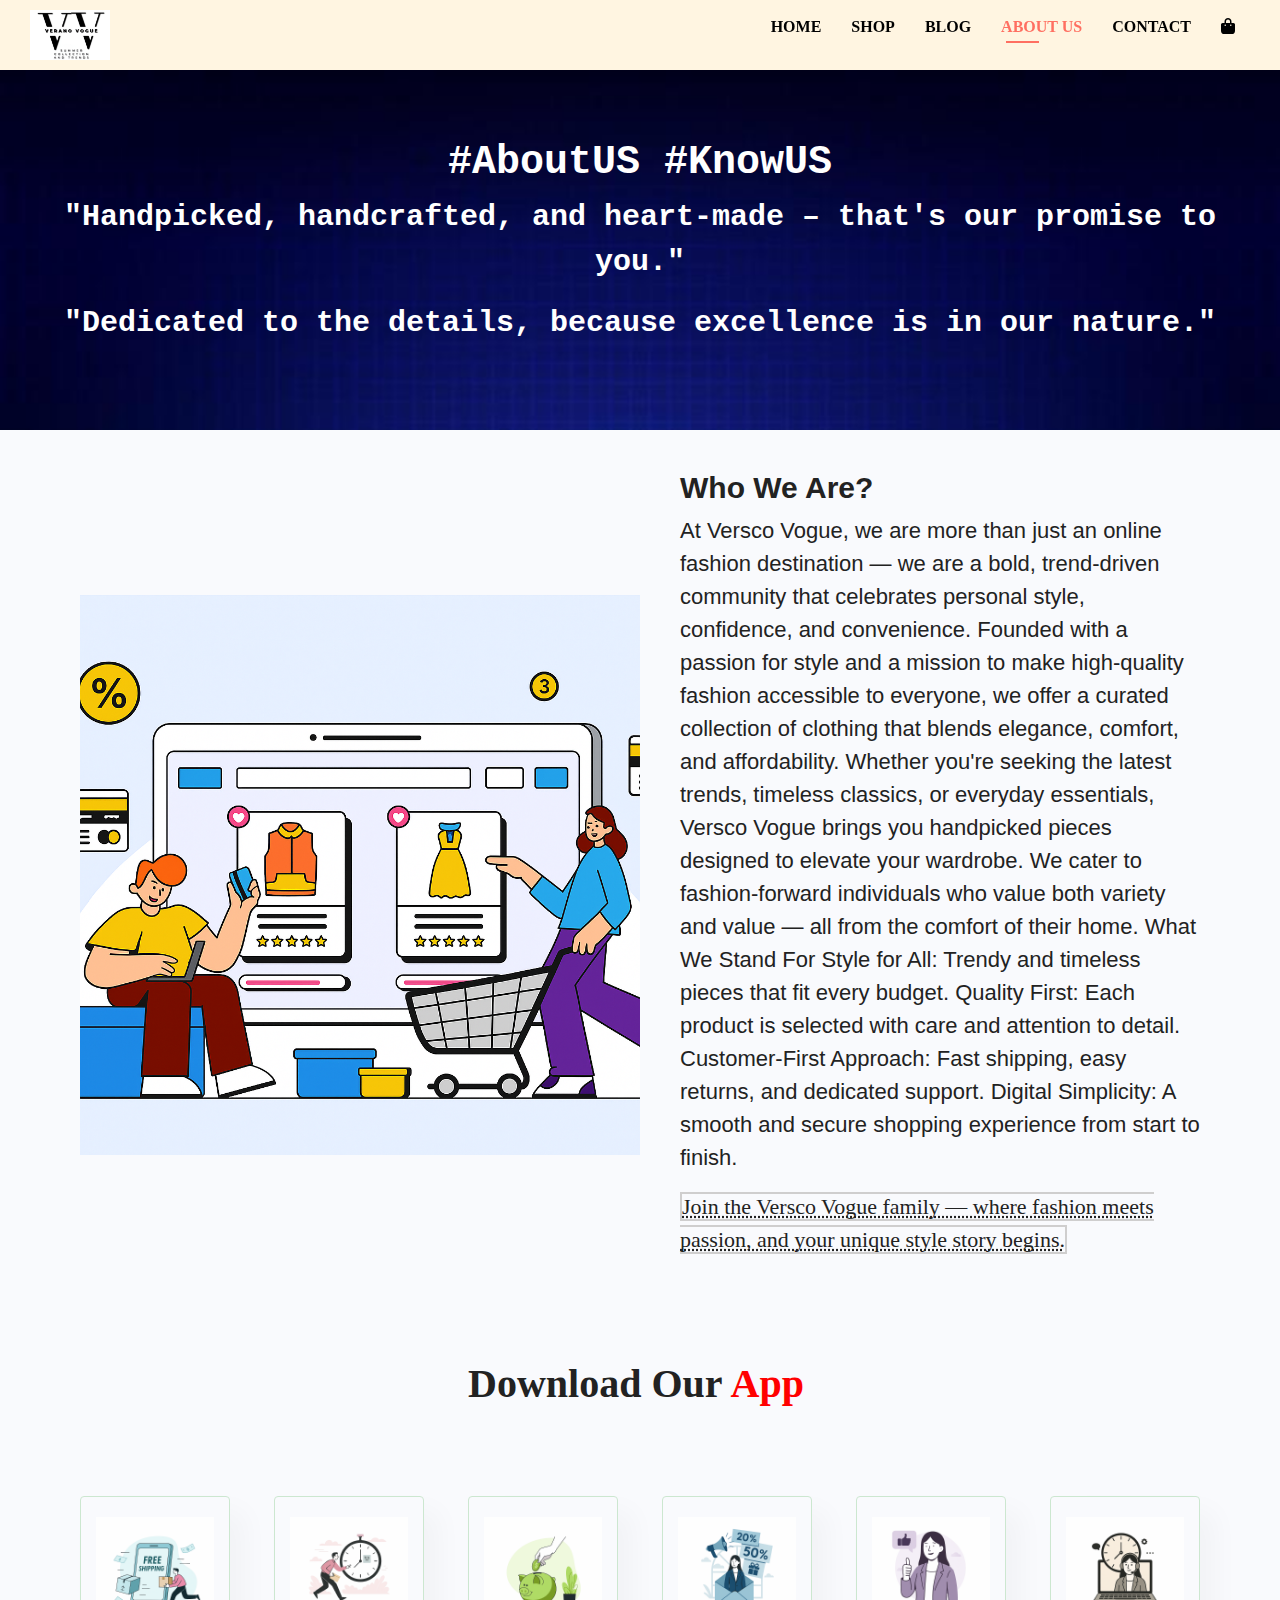
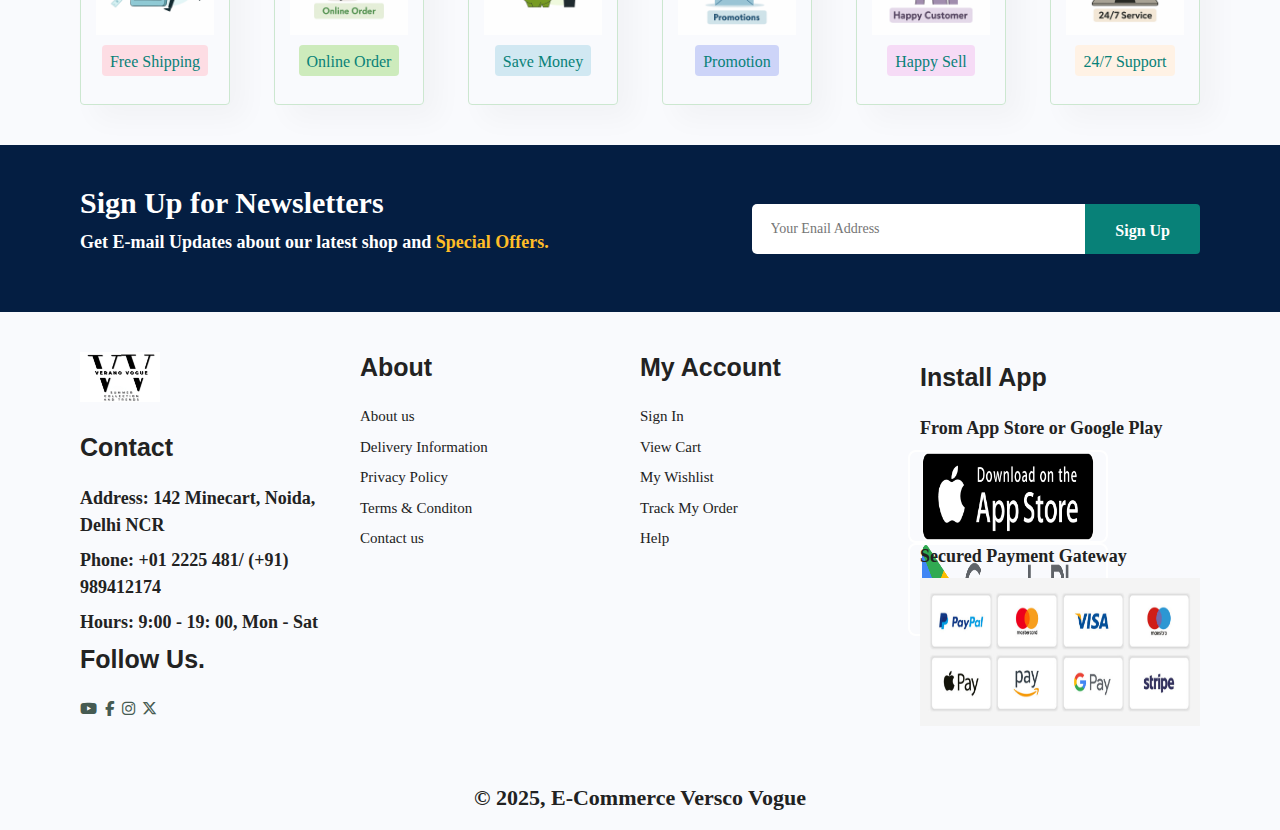
<file: about.html>
<!DOCTYPE html>
<html lang="en">
<head>
  <meta charset="UTF-8" />
  <meta name="viewport" content="width=device-width, initial-scale=1.0" />
  <title>Summer Trends</title>

  <!-- Bootstrap CSS -->
  <link href="https://cdn.jsdelivr.net/npm/bootstrap@5.3.6/dist/css/bootstrap.min.css" rel="stylesheet" />

  <!-- Font Awesome -->
  <link rel="stylesheet" href="https://cdnjs.cloudflare.com/ajax/libs/font-awesome/6.5.0/css/all.min.css">
  <link rel="stylesheet" href="style.css">
  <script src="script.js"></script>
</head>
<body>

<section id="header">
  <a href="#"><img src="logo1.png" class="logo" alt=""></a>
    <ul id="navbar">
      <li><a href="index.html">HOME</a></li>
      <li><a href="shop.html">SHOP</a></li>
      <li><a href="blog.html">BLOG</a></li>
      <li><a class="active" href="about.html">ABOUT US</a></li>
      <li><a href="contact.html">CONTACT</a></li>
      <li id="lg-bag"><a href="cart.html"> <i class="fas fa-shopping-bag"></i></a></li>
      <a href="#" id="close"><i class="fa fa-times"></i></a>
    </ul>
    <div id="mobile">
      <a href="cart.html"> <i class="fas fa-shopping-bag"></i></a>
      <i id="bar" class="fas fa-outdent" aria-hidden="true"></i>"></i>
    </div>
</section>
<section class="about-header">
  <h2>#AboutUS #KnowUS</h2>
  <p>"Handpicked, handcrafted, and heart-made – that's our promise to you."</p>
  <p>"Dedicated to the details, because excellence is in our nature." </p>
</section>
<section id="about-head" class="section-p1">
    <img src="images/image1.png"  alt="">
    <div>
        <h2>Who We Are?</h2>
        <p>At Versco Vogue, we are more than just an online fashion destination — we are a bold, trend-driven community that celebrates personal style, confidence, and convenience. Founded with a passion for style and a mission to make high-quality fashion accessible to everyone, we offer a curated collection of clothing that blends elegance, comfort, and affordability.
Whether you're seeking the latest trends, timeless classics, or everyday essentials, Versco Vogue brings you handpicked pieces designed to elevate your wardrobe. We cater to fashion-forward individuals who value both variety and value — all from the comfort of their home.
What We Stand For
Style for All: Trendy and timeless pieces that fit every budget.
Quality First: Each product is selected with care and attention to detail.
Customer-First Approach: Fast shipping, easy returns, and dedicated support.
Digital Simplicity: A smooth and secure shopping experience from start to finish.</p>
        
<abbr title="">Join the Versco Vogue family — where fashion meets passion, and your unique style story begins.</abbr>
    <br>
    <br>
</div>
</section>

<section id="about-app" class="section-p1">
    <h3>Download Our <span><a href="#">App</a></span></h3>
</section>
<section id="features" class="section-p1">
  <div class="fe-box">
    <img src="images/f1.png" alt=""><h6>Free Shipping</h6>
  </div>
  <div class="fe-box">
    <img src="images/f2.png" alt=""><h6>Online Order</h6>
  </div>
  <div class="fe-box">
    <img src="images/f3.png" alt=""><h6>Save Money</h6>
  </div>
  <div class="fe-box">
    <img src="images/f4.png" alt=""><h6>Promotion</h6>
  </div>
  <div class="fe-box">
    <img src="images/f5.png" alt=""><h6>Happy Sell</h6>
  </div>
  <div class="fe-box">
    <img src="images/f6.png" alt=""><h6>24/7 Support</h6>
  </div>
</section>

<section id="newsletter" class="section-p1 section-m1">
  <div class="newstext">
    <h4>Sign Up for Newsletters</h4>
    <p>Get E-mail Updates about our latest shop and <span>Special Offers.</span></p>
  </div>
  <div class="form">
    <input type="text" placeholder="Your Enail Address">
    <button class="normal">Sign Up</button>
  </div>
</section>
<footer class="section-p1">
  <div class="col">
    <img src="logo1.png" alt="" class="logo">
    <h4>Contact</h4>
    <p><strong>Address:</strong> 142 Minecart, Noida, Delhi NCR</p>
    <p><strong>Phone:</strong> +01 2225 481/ (+91) 989412174</p>
    <p><strong>Hours:</strong> 9:00 - 19: 00, Mon - Sat</p>
    <div class="follow">
      <h4>Follow Us.</h4>
      <div class="icon">
         <a href="https://www.youtube.com" target="_blank" aria-label="YouTube">
        <i class="fab fa-youtube"></i>
    </a>
    <a href="https://www.facebook.com" target="_blank" aria-label="Facebook">
        <i class="fab fa-facebook-f"></i>
    </a>
    <a href="https://www.instagram.com" target="_blank" aria-label="Instagram">
        <i class="fab fa-instagram"></i>
    </a>
    <a href="https://x.com" target="_blank" aria-label="X (formerly Twitter)">
            <i class="fab fa-x-twitter"></i> 
    </a>
      </div>
    </div>
  </div>
  <div class="col">
    <h4>About</h4>
    <a href="#">About us</a>
    <a href="#">Delivery Information</a>
    <a href="#">Privacy Policy</a>
    <a href="#">Terms & Conditon</a>
    <a href="#">Contact us</a>
  </div>
    <div class="col">
    <h4>My Account</h4>
    <a href="#">Sign In</a>
    <a href="#">View Cart</a>
    <a href="#">My Wishlist</a>
    <a href="#">Track My Order</a>
    <a href="#">Help</a>
  </div>
  <div class="col install">
    <h4>Install App</h4>
    <p> From App Store or Google Play</p>
    <div class="row">
      <img src="images/appstore.png" alt="" class="l1">
      <img src="images/gpay.png" alt="" class="l2">
    </div>
    <p>Secured Payment Gateway</p>
    <img src="images/pay.jpg" alt="" class="l3">
  </div>
</footer>

  <div class="copyright">
    <p>© 2025, E-Commerce Versco Vogue</p>
  </div>

  <!-- Bootstrap JS Bundle (with Popper) -->
  <script src="https://cdn.jsdelivr.net/npm/bootstrap@5.3.6/dist/js/bootstrap.bundle.min.js"></script>
<script src="script.js"></script>
</body>
</html>
</file>
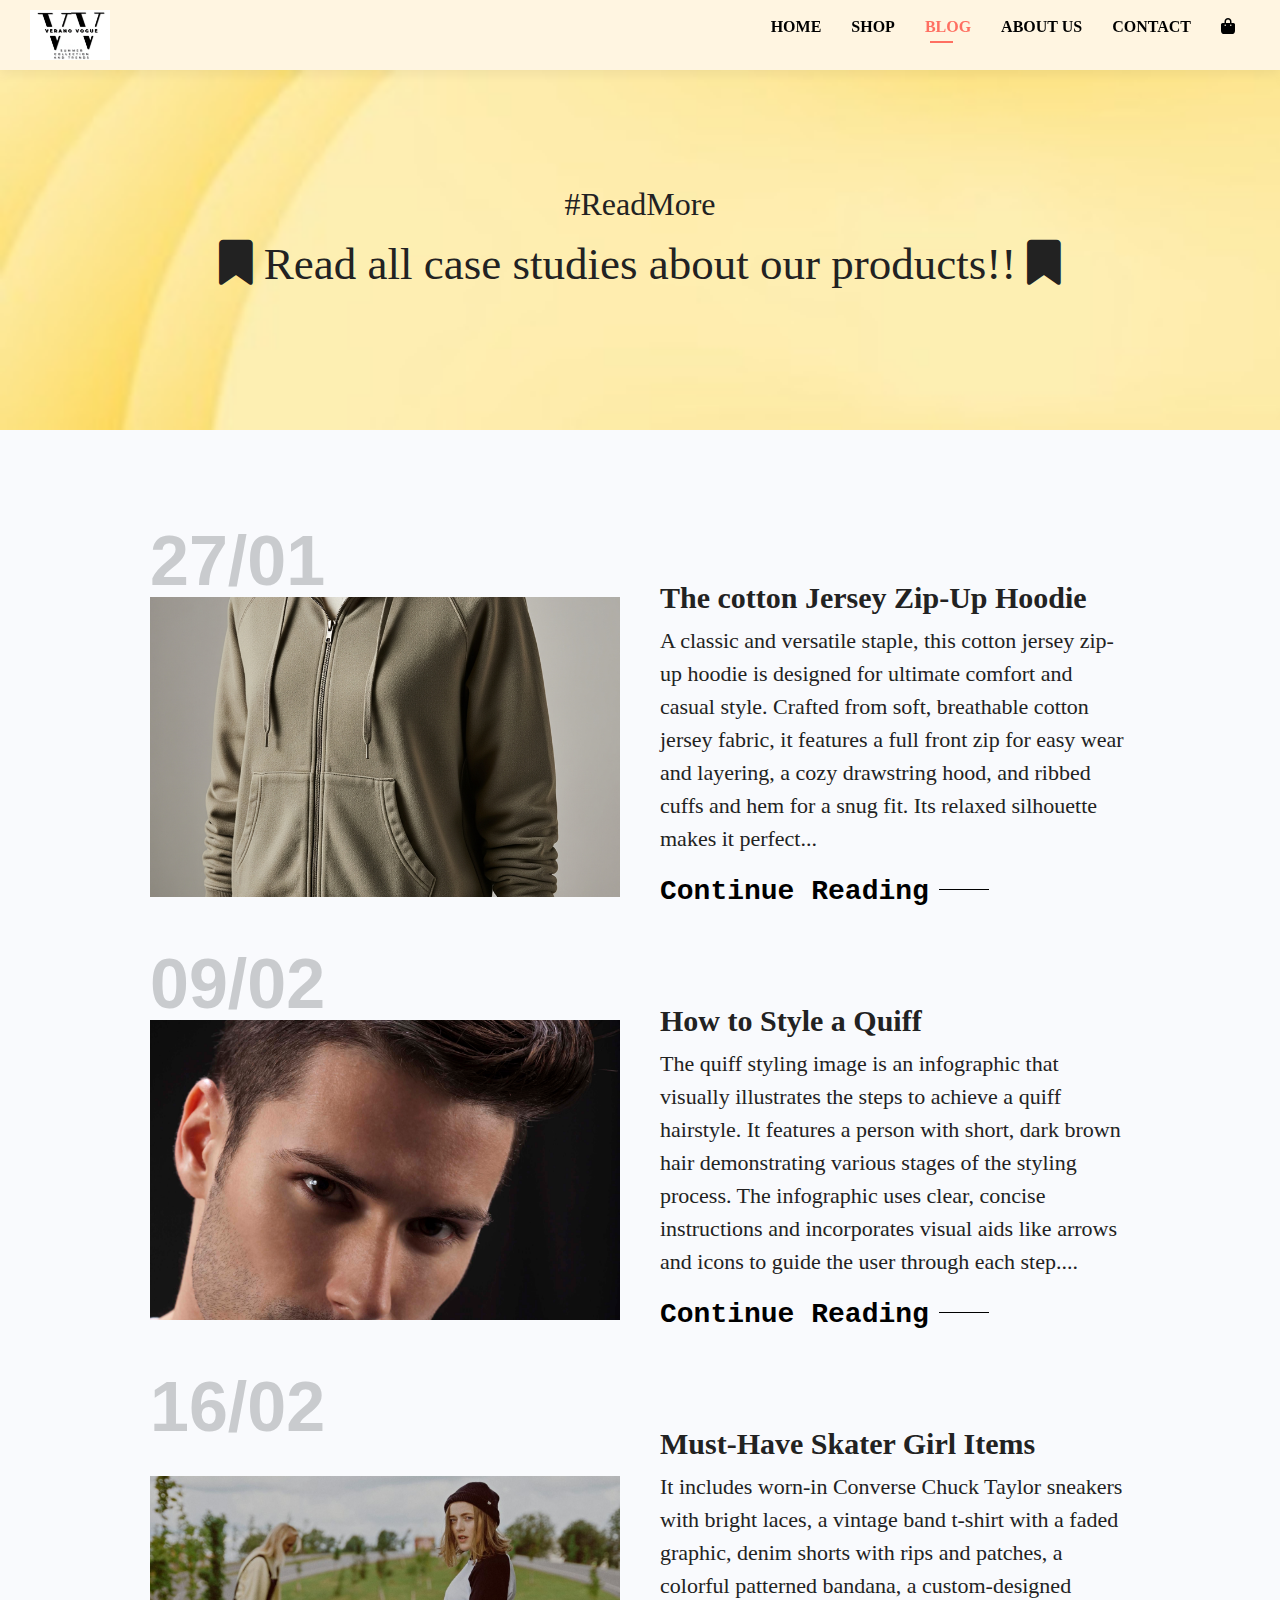
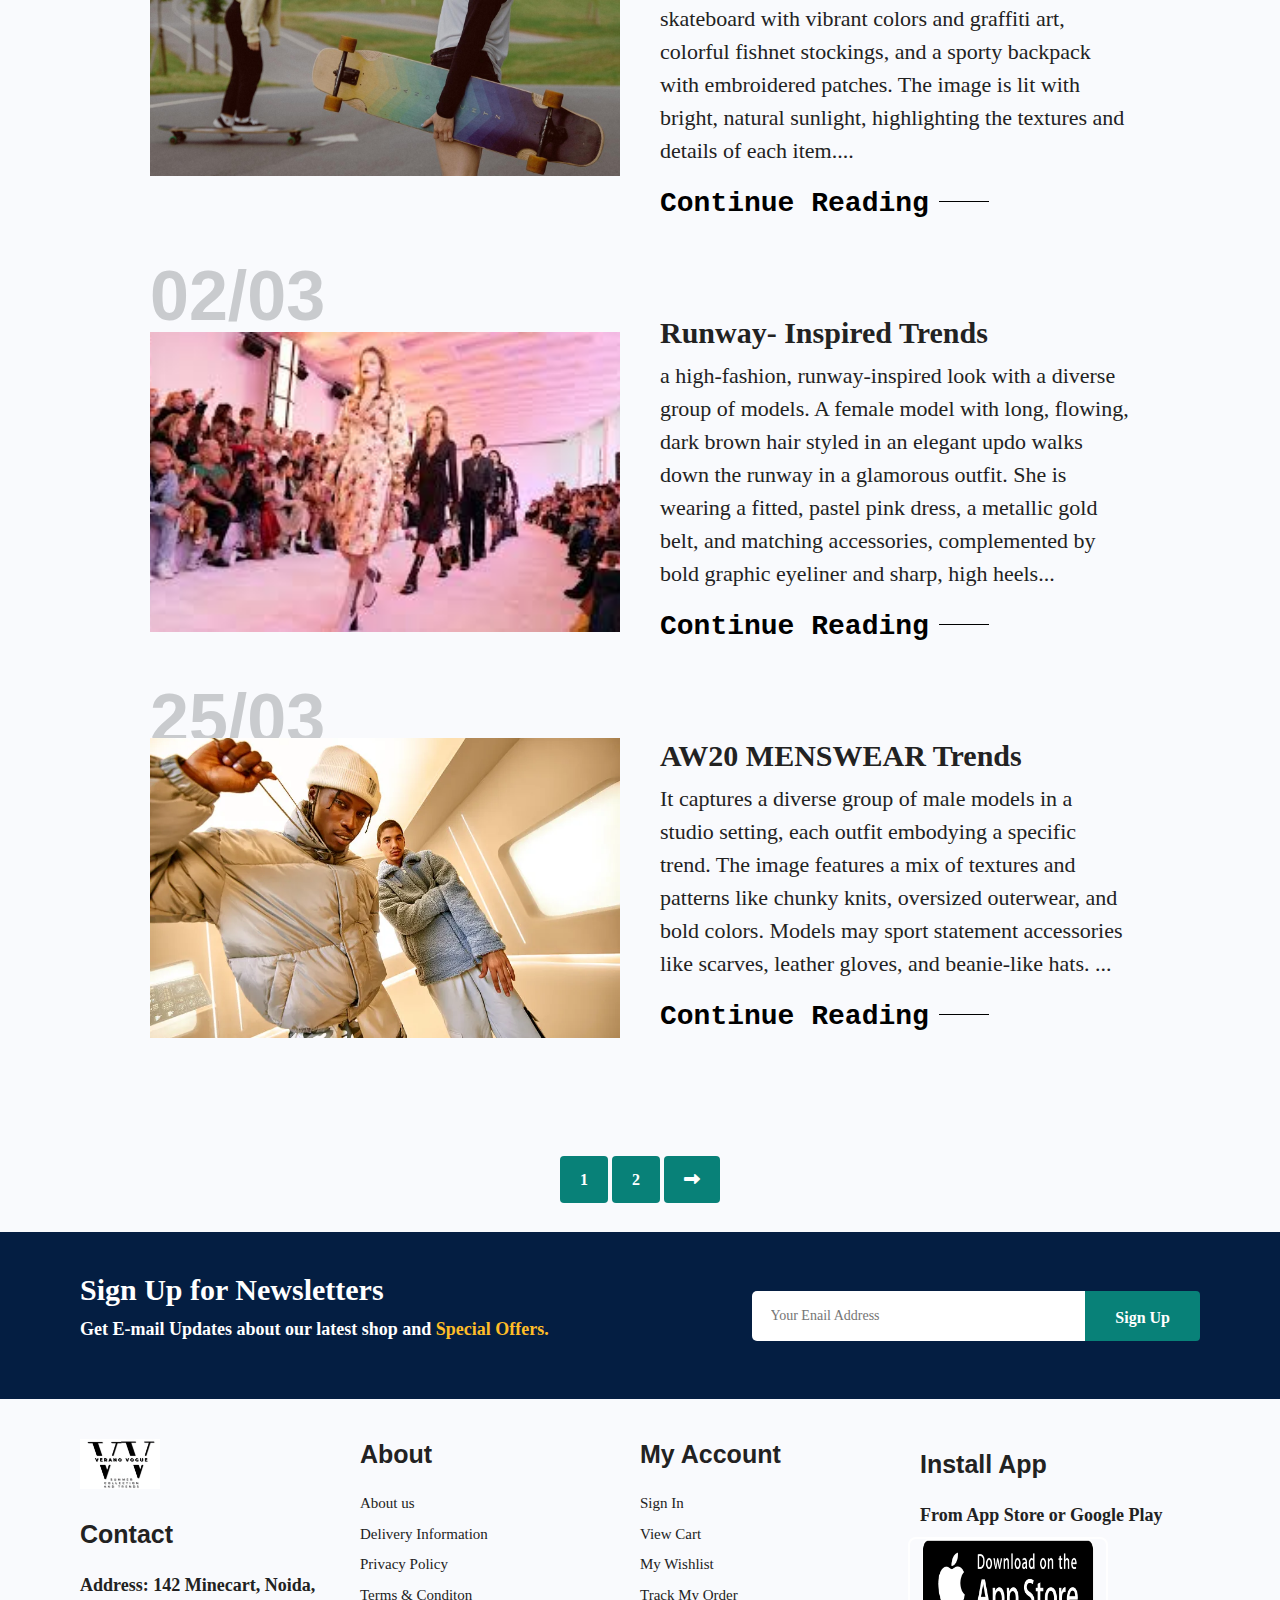
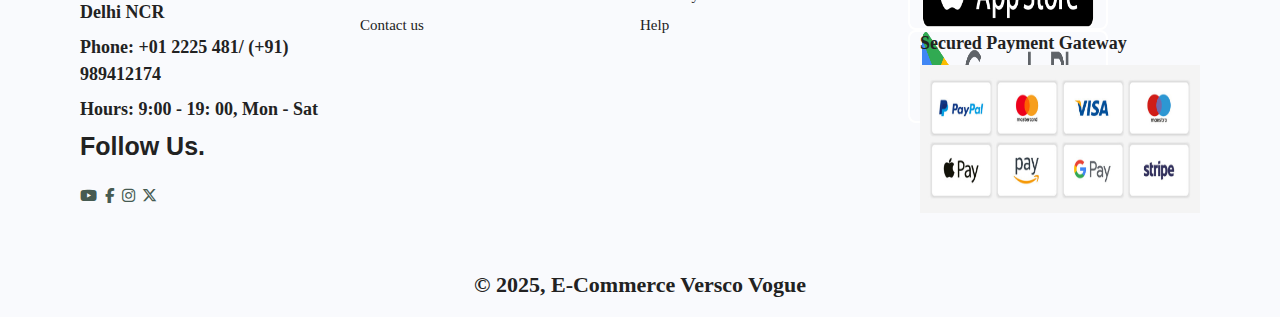
<file: blog.html>
<!DOCTYPE html>
<html lang="en">
<head>
  <meta charset="UTF-8" />
  <meta name="viewport" content="width=device-width, initial-scale=1.0" />
  <title>Summer Trends</title>

  <!-- Bootstrap CSS -->
  <link href="https://cdn.jsdelivr.net/npm/bootstrap@5.3.6/dist/css/bootstrap.min.css" rel="stylesheet" />

  <!-- Font Awesome -->
  <link rel="stylesheet" href="https://cdnjs.cloudflare.com/ajax/libs/font-awesome/6.5.0/css/all.min.css">
  <link rel="stylesheet" href="style.css">
  <script src="script.js"></script>
</head>
<body>

<section id="header">
  <a href="#"><img src="logo1.png" class="logo" alt=""></a>
    <ul id="navbar">
      <li><a href="index.html">HOME</a></li>
      <li><a href="shop.html">SHOP</a></li>
      <li><a class="active" href="blog.html">BLOG</a></li>
      <li><a href="about.html">ABOUT US</a></li>
      <li><a href="contact.html">CONTACT</a></li>
      <li id="lg-bag"><a href="cart.html"> <i class="fas fa-shopping-bag"></i></a></li>
      <a href="#" id="close"><i class="fa fa-times"></i></a>
    </ul>
    <div id="mobile">
      <a href="cart.html"> <i class="fas fa-shopping-bag"></i></a>
      <i id="bar" class="fas fa-outdent" aria-hidden="true"></i>"></i>
    </div>
</section>
<section class="blog-header">
  <h2>#ReadMore</h2>
  <p><i class="fa fa-bookmark"></i> Read all case studies about our products!! <i class="fa fa-bookmark"></i></p>
</section>

<section id="blog">
   <div class="blog-box">
    <div class="blog-img">
        <img src="images/bl1.png" alt="">
        </div>
        <div class="blog-details">
            <h4>The cotton Jersey Zip-Up Hoodie</h4>
            <p>A classic and versatile staple, this cotton jersey zip-up hoodie is designed 
                for ultimate comfort and casual style. Crafted from soft, breathable cotton 
                jersey fabric, it features a full front zip for easy wear and layering, a cozy 
                drawstring hood, and ribbed cuffs and hem for a snug fit. Its relaxed silhouette
                 makes it perfect... </p>
                 <a href="#"> Continue Reading</a>
        </div>
    <h1>27/01</h1>
   </div> 
   <div class="blog-box">
    <div class="blog-img">
        <img src="images/bl2.jpg" alt="">
        </div>
        <div class="blog-details">
            <h4>How to Style a Quiff</h4>
            <p>The quiff styling image is an infographic that visually illustrates the steps 
                to achieve a quiff hairstyle. It features a person with short, dark brown hair 
                demonstrating various stages of the styling process. The infographic uses clear,
                concise instructions and incorporates visual aids like arrows and icons to guide the user through each step.... </p>
                 <a href="#"> Continue Reading</a>
        </div>
    <h1>09/02</h1>
   </div> 
   <div class="blog-box">
    <div class="blog-img">
        <img src="images/bl3.jpg" alt="">
        </div>
        <div class="blog-details">
            <h4>Must-Have Skater Girl Items</h4>
            <p> It includes worn-in Converse Chuck Taylor sneakers with bright laces, 
                a vintage band t-shirt with a faded graphic, denim shorts with rips and  patches,
                a colorful patterned bandana, a custom-designed skateboard with vibrant colors 
                and graffiti art, colorful fishnet stockings, and a sporty backpack with embroidered
                patches. The image is lit with bright, natural sunlight, highlighting the textures and details of each item.... </p>
                 <a href="#"> Continue Reading</a>
        </div>
    <h1>16/02</h1>
   </div> 
   <div class="blog-box">
    <div class="blog-img">
        <img src="images/bl4.jpeg" alt="">
        </div>
        <div class="blog-details">
            <h4>Runway- Inspired Trends</h4>
            <p>a high-fashion, runway-inspired look with a diverse group of models. A female model 
                with long, flowing, dark brown hair styled in an elegant updo walks down the runway
                 in a glamorous outfit. She is wearing a fitted, pastel pink dress, a metallic gold belt, 
                 and matching accessories, complemented by bold graphic eyeliner and sharp, high heels... </p>
                 <a href="#"> Continue Reading</a>
        </div>
    <h1>02/03</h1>
   </div> 
   <div class="blog-box">
    <div class="blog-img">
        <img src="images/bl5.webp" alt="">
        </div>
        <div class="blog-details">
            <h4>AW20 MENSWEAR Trends</h4>
            <p>It captures a diverse group of male models in a studio setting, each outfit embodying 
                a specific trend. The image features a mix of textures and patterns like chunky knits, 
                oversized outerwear, and bold colors. Models may sport  statement accessories like scarves,
                leather gloves, and beanie-like hats. ... </p>
                 <a href="#"> Continue Reading</a>
        </div>
    <h1>25/03</h1>
    </div>
</section>


<section id="pagination" class="section-p1">
    <a href="#">1</a>
    <a href="#">2</a>
    <a href="#"><i class="fas fa-long-arrow-alt-right"></i></a>

</section>

<section id="newsletter" class="section-p1 section-m1">
  <div class="newstext">
    <h4>Sign Up for Newsletters</h4>
    <p>Get E-mail Updates about our latest shop and <span>Special Offers.</span></p>
  </div>
  <div class="form">
    <input type="text" placeholder="Your Enail Address">
    <button class="normal">Sign Up</button>
  </div>
</section>

<footer class="section-p1">
  <div class="col">
    <img src="logo1.png" alt="" class="logo">
    <h4>Contact</h4>
    <p><strong>Address:</strong> 142 Minecart, Noida, Delhi NCR</p>
    <p><strong>Phone:</strong> +01 2225 481/ (+91) 989412174</p>
    <p><strong>Hours:</strong> 9:00 - 19: 00, Mon - Sat</p>
    <div class="follow">
      <h4>Follow Us.</h4>
      <div class="icon">
         <a href="https://www.youtube.com" target="_blank" aria-label="YouTube">
        <i class="fab fa-youtube"></i>
    </a>
    <a href="https://www.facebook.com" target="_blank" aria-label="Facebook">
        <i class="fab fa-facebook-f"></i>
    </a>
    <a href="https://www.instagram.com" target="_blank" aria-label="Instagram">
        <i class="fab fa-instagram"></i>
    </a>
    <a href="https://x.com" target="_blank" aria-label="X (formerly Twitter)">
            <i class="fab fa-x-twitter"></i> 
    </a>
      </div>
    </div>
  </div>
  <div class="col">
    <h4>About</h4>
    <a href="#">About us</a>
    <a href="#">Delivery Information</a>
    <a href="#">Privacy Policy</a>
    <a href="#">Terms & Conditon</a>
    <a href="#">Contact us</a>
  </div>
    <div class="col">
    <h4>My Account</h4>
    <a href="#">Sign In</a>
    <a href="#">View Cart</a>
    <a href="#">My Wishlist</a>
    <a href="#">Track My Order</a>
    <a href="#">Help</a>
  </div>
  <div class="col install">
    <h4>Install App</h4>
    <p> From App Store or Google Play</p>
    <div class="row">
      <img src="images/appstore.png" alt="" class="l1">
      <img src="images/gpay.png" alt="" class="l2">
    </div>
    <p>Secured Payment Gateway</p>
    <img src="images/pay.jpg" alt="" class="l3">
  </div>
</footer>

  <div class="copyright">
    <p>© 2025, E-Commerce Versco Vogue</p>
  </div>

  <!-- Bootstrap JS Bundle (with Popper) -->
  <script src="https://cdn.jsdelivr.net/npm/bootstrap@5.3.6/dist/js/bootstrap.bundle.min.js"></script>
<script src="script.js"></script>
</body>
</html>
</file>
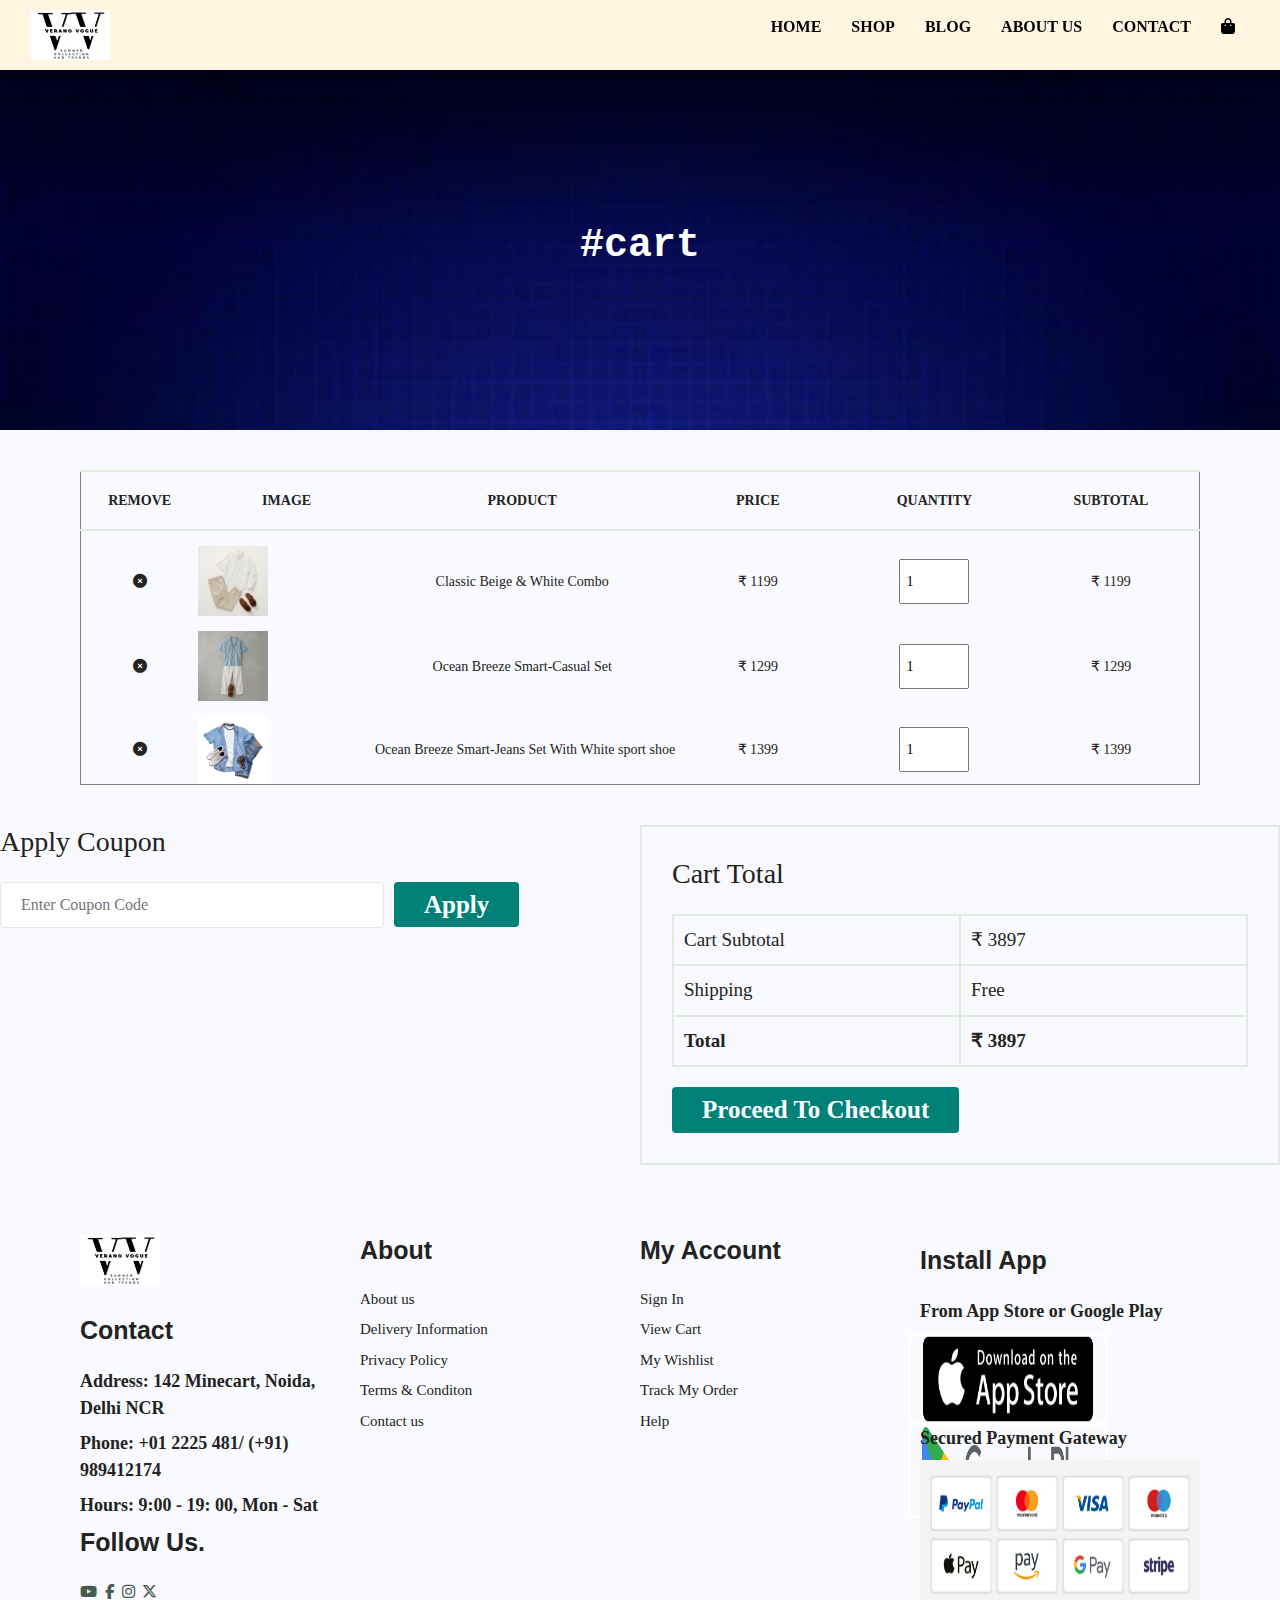
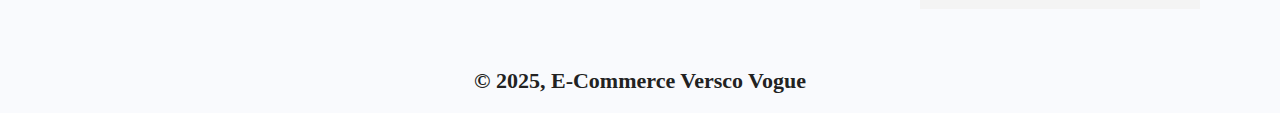
<file: cart.html>
<!DOCTYPE html>
<html lang="en">
<head>
  <meta charset="UTF-8" />
  <meta name="viewport" content="width=device-width, initial-scale=1.0" />
  <title>Summer Trends</title>

  <!-- Bootstrap CSS -->
  <link href="https://cdn.jsdelivr.net/npm/bootstrap@5.3.6/dist/css/bootstrap.min.css" rel="stylesheet" />

  <!-- Font Awesome -->
  <link rel="stylesheet" href="https://cdnjs.cloudflare.com/ajax/libs/font-awesome/6.5.0/css/all.min.css">
  <link rel="stylesheet" href="style.css">
  <script src="script.js"></script>
</head>
<body>

<section id="header">
  <a href="#"><img src="logo1.png" class="logo" alt=""></a>
    <ul id="navbar">
      <li><a href="index.html">HOME</a></li>
      <li><a href="shop.html">SHOP</a></li>
      <li><a href="blog.html">BLOG</a></li>
      <li><a href="about.html">ABOUT US</a></li>
      <li><a href="contact.html">CONTACT</a></li>
      <li id="lg-bag"><a class="action" href="cart.html"> <i class="fas fa-shopping-bag"></i></a></li>
      <a href="#" id="close"><i class="fa fa-times"></i></a>
    </ul>
    <div id="mobile">
      <a href="cart.html"> <i class="fas fa-shopping-bag"></i></a>
      <i id="bar" class="fas fa-outdent" aria-hidden="true"></i>"></i>
    </div>
</section>
<section class="about-header">
  <h2>#cart</h2>
</section>

<section id="cart" class="section-p1">
    <table border="1">
        <thead>
            <tr>
                <td>Remove</td>
                <td>Image</td>
                <td>Product</td>
                <td>Price</td>
                <td>Quantity</td>
                <td>Subtotal</td>
            </tr>
        </thead>
        <tbody>
            <tr>
                <td><a href=""><i class="fa fa-times-circle"></i></a></td>
                <td><img src="product image/men/M1.jpg" alt=""></td>
                <td>Classic Beige & White Combo</td>
                <td>&#8377; 1199</td>
                <td><input type="number" value="1"></td>
                <td>&#8377; 1199</td>
            </tr>
            <tr>
                <td><a href=""><i class="fa fa-times-circle"></i></a></td>
                <td><img src="product image/men/M2.jpg" alt=""></td>
                <td>Ocean Breeze Smart-Casual Set</td>
                <td>&#8377; 1299</td>
                <td><input type="number" value="1"></td>
                <td>&#8377; 1299</td>
            </tr>
            <tr>
                <td><a href=""><i class="fa fa-times-circle"></i></a></td>
                <td><img src="product image/men/M3.avif" alt=""></td>
                <td>Ocean Breeze Smart-Jeans Set With White sport shoe</td>
                <td>&#8377; 1399</td>
                <td><input type="number" value="1"></td>
                <td>&#8377; 1399</td>
            </tr>
        </tbody>
    </table>
</section>

<section id="cart-add">
    <div id="coupon">
        <h3>Apply Coupon</h3>
        <div class="coupon-box">
            <input type="text" placeholder="Enter Coupon Code">
            <button class="normal">Apply</button>
        </div>
    </div>
    <div id="subtotal">
        <h3>Cart Total</h3>
        <table>
            <tr>
                <td>Cart Subtotal</td>
                <td>&#8377; 3897</td>
            </tr>
            <tr>
                <td>Shipping</td>
                <td>Free</td>
            </tr>
            <tr>
                <td><strong>Total</strong></td>
                <td><strong>&#8377; 3897</strong></td>
            </tr>
        </table>
        <button class="normal"> Proceed To Checkout</button>
    </div>
</section>


<footer class="section-p1">
  <div class="col">
    <img src="logo1.png" alt="" class="logo">
    <h4>Contact</h4>
    <p><strong>Address:</strong> 142 Minecart, Noida, Delhi NCR</p>
    <p><strong>Phone:</strong> +01 2225 481/ (+91) 989412174</p>
    <p><strong>Hours:</strong> 9:00 - 19: 00, Mon - Sat</p>
    <div class="follow">
      <h4>Follow Us.</h4>
      <div class="icon">
         <a href="https://www.youtube.com" target="_blank" aria-label="YouTube">
        <i class="fab fa-youtube"></i>
    </a>
    <a href="https://www.facebook.com" target="_blank" aria-label="Facebook">
        <i class="fab fa-facebook-f"></i>
    </a>
    <a href="https://www.instagram.com" target="_blank" aria-label="Instagram">
        <i class="fab fa-instagram"></i>
    </a>
    <a href="https://x.com" target="_blank" aria-label="X (formerly Twitter)">
            <i class="fab fa-x-twitter"></i> 
    </a>
      </div>
    </div>
  </div>
  <div class="col">
    <h4>About</h4>
    <a href="#">About us</a>
    <a href="#">Delivery Information</a>
    <a href="#">Privacy Policy</a>
    <a href="#">Terms & Conditon</a>
    <a href="#">Contact us</a>
  </div>
    <div class="col">
    <h4>My Account</h4>
    <a href="#">Sign In</a>
    <a href="#">View Cart</a>
    <a href="#">My Wishlist</a>
    <a href="#">Track My Order</a>
    <a href="#">Help</a>
  </div>
  <div class="col install">
    <h4>Install App</h4>
    <p> From App Store or Google Play</p>
    <div class="row">
      <img src="images/appstore.png" alt="" class="l1">
      <img src="images/gpay.png" alt="" class="l2">
    </div>
    <p>Secured Payment Gateway</p>
    <img src="images/pay.jpg" alt="" class="l3">
  </div>
</footer>

  <div class="copyright">
    <p>© 2025, E-Commerce Versco Vogue</p>
  </div>

  <!-- Bootstrap JS Bundle (with Popper) -->
  <script src="https://cdn.jsdelivr.net/npm/bootstrap@5.3.6/dist/js/bootstrap.bundle.min.js"></script>
<script src="script.js"></script>
</body>
</html>
</file>
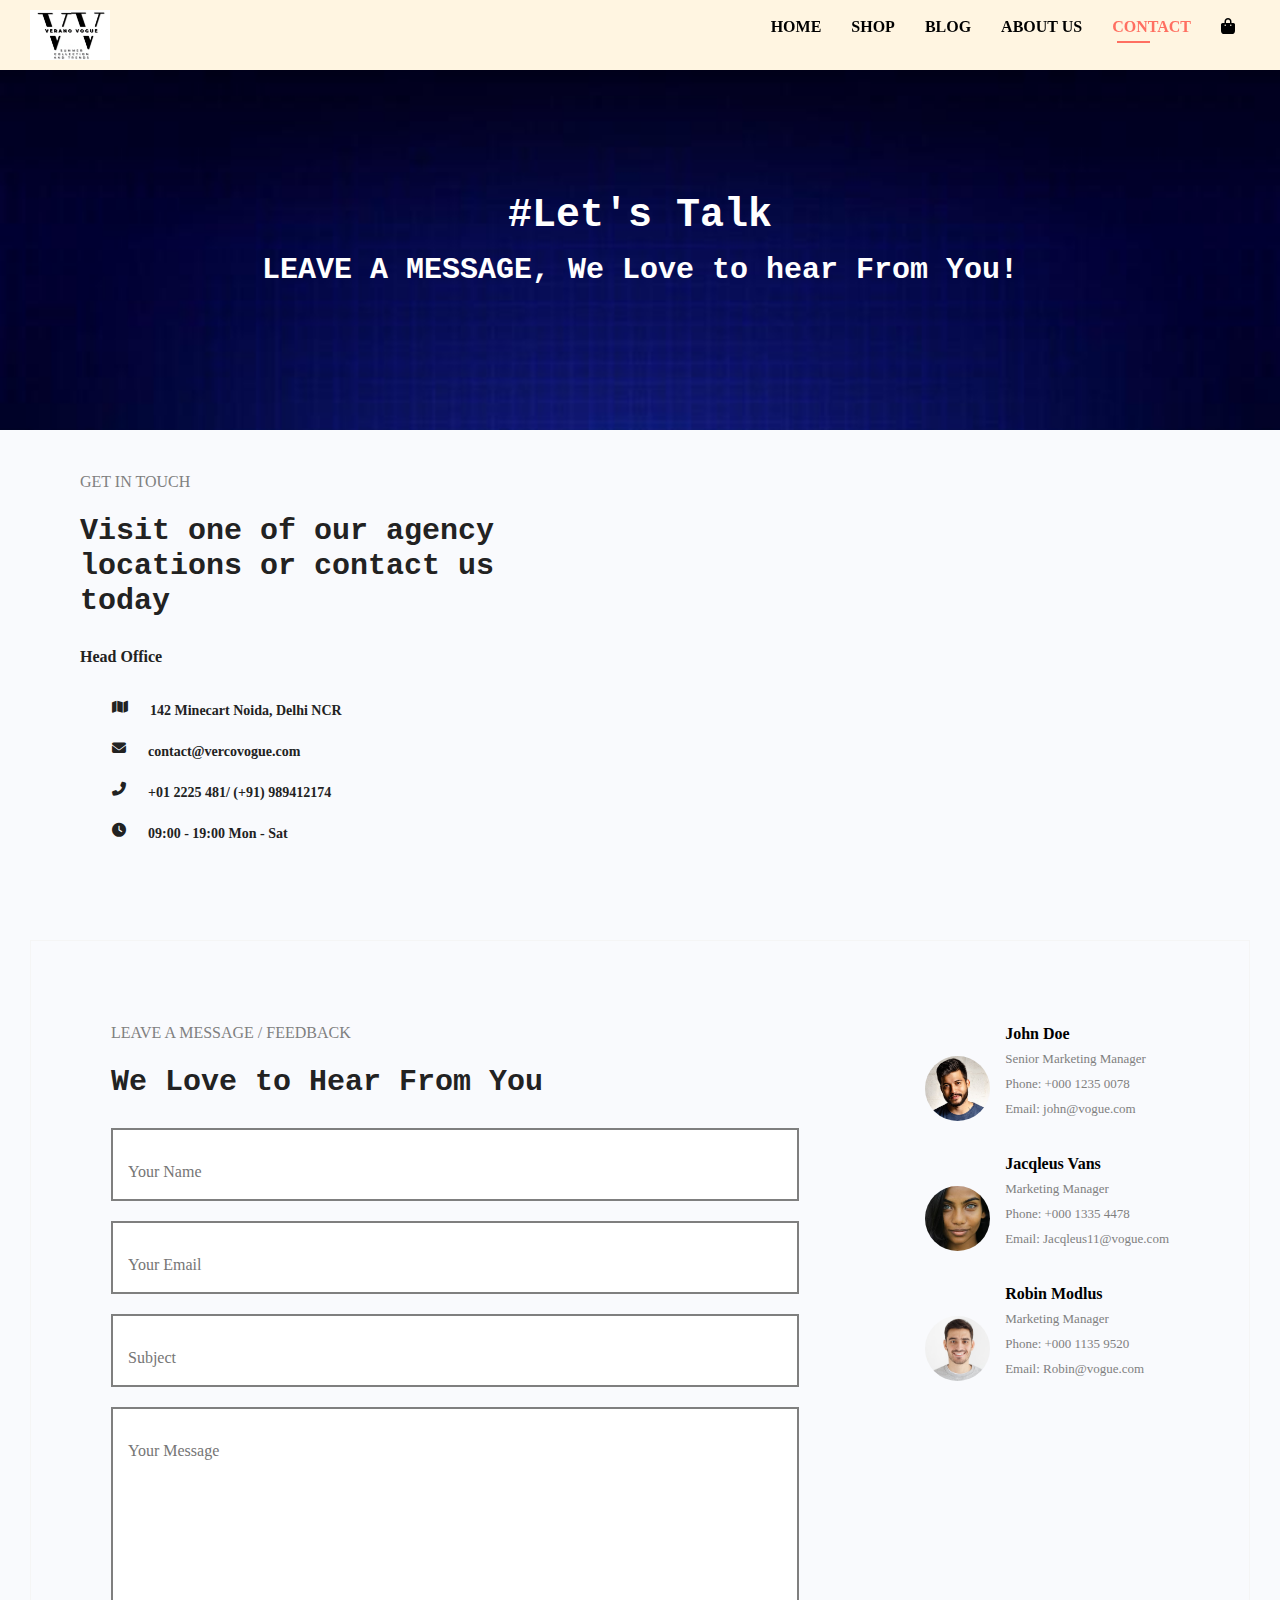
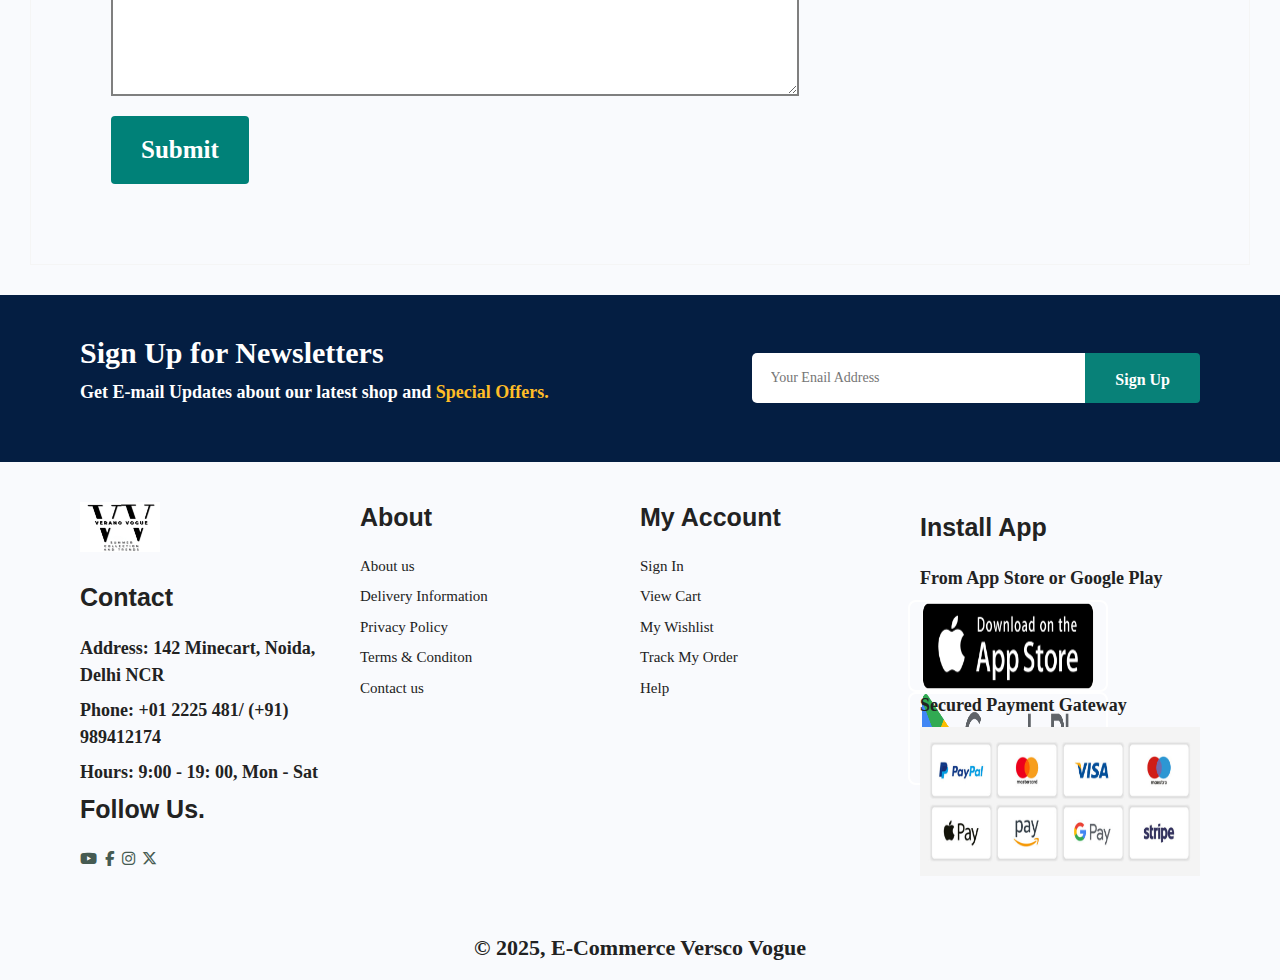
<file: contact.html>
<!DOCTYPE html>
<html lang="en">
<head>
  <meta charset="UTF-8" />
  <meta name="viewport" content="width=device-width, initial-scale=1.0" />
  <title>Summer Trends</title>

  <!-- Bootstrap CSS -->
  <link href="https://cdn.jsdelivr.net/npm/bootstrap@5.3.6/dist/css/bootstrap.min.css" rel="stylesheet" />

  <!-- Font Awesome -->
  <link rel="stylesheet" href="https://cdnjs.cloudflare.com/ajax/libs/font-awesome/6.5.0/css/all.min.css">
  <link rel="stylesheet" href="style.css">
  <script src="script.js"></script>
</head>
<body>

<section id="header">
  <a href="#"><img src="logo1.png" class="logo" alt=""></a>
    <ul id="navbar">
      <li><a href="index.html">HOME</a></li>
      <li><a href="shop.html">SHOP</a></li>
      <li><a href="blog.html">BLOG</a></li>
      <li><a href="about.html">ABOUT US</a></li>
      <li><a class="active" href="contact.html">CONTACT</a></li>
      <li id="lg-bag"><a href="cart.html"> <i class="fas fa-shopping-bag"></i></a></li>
      <a href="#" id="close"><i class="fa fa-times"></i></a>
    </ul>
    <div id="mobile">
      <a href="cart.html"> <i class="fas fa-shopping-bag"></i></a>
      <i id="bar" class="fas fa-outdent" aria-hidden="true"></i>"></i>
    </div>
</section>
<section class="about-header">
  <h2>#Let's Talk</h2>
  <p>LEAVE A MESSAGE, We Love to hear From You!</p>
</section>

<section id="contact-details" class="section-p1">
    <div class="details">
        <span>GET IN TOUCH</span>
        <h2>Visit one of our agency locations or contact us today</h2>
        <h3>Head Office</h3>
        <div>
          <ul>
            <li>
                <i class="fa fa-map"></i>
                <p>142 Minecart Noida, Delhi NCR</p>
            </li>
            <li>
                <i class="fa fa-envelope"></i>
                <p>contact@vercovogue.com</p>
            </li>
            <li>
                <i class="fa fa-phone-alt"></i>
                <p>+01 2225 481/ (+91) 989412174</p>
            </li>
            <li>
                <i class="fa fa-clock"></i>
                <p>09:00 - 19:00 Mon - Sat</p>
            </li>
           </ul>
        </div>
    </div>

    <div class="map">
        <iframe src="https://www.google.com/maps/embed?pb=!1m18!1m12!1m3!1d7012.575087492649!2d77.40902103766086!3d28.500995331581223!2m3!1f0!2f0!3f0!3m2!1i1024!2i768!4f13.1!3m3!1m2!1s0x390ce85774d73ba7%3A0x22f7a6469d4b3883!2sSector%20142%2C%20Noida%2C%20Uttar%20Pradesh!5e0!3m2!1sen!2sin!4v1749915344171!5m2!1sen!2sin" 
        width="600" height="450" style="border:0;" allowfullscreen="" loading="lazy" 
        referrerpolicy="no-referrer-when-downgrade"></iframe>
    </div>
</section>

<section id="form-details">
    <form action="">
        <span>LEAVE A MESSAGE / FEEDBACK</span>
        <h2>We Love to Hear From You</h2>
        <input type="text" placeholder="Your Name">
        <input type="text" placeholder="Your Email">
        <input type="text" placeholder="Subject">
        <textarea name="" id="" cols="30" rows="10" placeholder="Your Message"></textarea>
        <button class="normal">Submit</button>
    </form>
    <div class="people">
        <div>
            <img src="images/face1.jpeg" alt="">
            <p><span>John Doe </span>Senior Marketing Manager<br> Phone: +000 1235 0078<br>Email: john@vogue.com</p>
        </div>
        <div>
            <img src="images/face2.jpg" alt="">
            <p><span>Jacqleus Vans </span>Marketing Manager<br> Phone: +000 1335 4478<br>Email: Jacqleus11@vogue.com</p>
        </div>
        <div>
            <img src="images/face3.jpg" alt="">
            <p><span>Robin Modlus </span> Marketing Manager<br> Phone: +000 1135 9520<br>Email: Robin@vogue.com</p>
        </div>
    </div>
</section>

<section id="newsletter" class="section-p1 section-m1">
  <div class="newstext">
    <h4>Sign Up for Newsletters</h4>
    <p>Get E-mail Updates about our latest shop and <span>Special Offers.</span></p>
  </div>
  <div class="form">
    <input type="text" placeholder="Your Enail Address">
    <button class="normal">Sign Up</button>
  </div>
</section>
<footer class="section-p1">
  <div class="col">
    <img src="logo1.png" alt="" class="logo">
    <h4>Contact</h4>
    <p><strong>Address:</strong> 142 Minecart, Noida, Delhi NCR</p>
    <p><strong>Phone:</strong> +01 2225 481/ (+91) 989412174</p>
    <p><strong>Hours:</strong> 9:00 - 19: 00, Mon - Sat</p>
    <div class="follow">
      <h4>Follow Us.</h4>
      <div class="icon">
         <a href="https://www.youtube.com" target="_blank" aria-label="YouTube">
        <i class="fab fa-youtube"></i>
    </a>
    <a href="https://www.facebook.com" target="_blank" aria-label="Facebook">
        <i class="fab fa-facebook-f"></i>
    </a>
    <a href="https://www.instagram.com" target="_blank" aria-label="Instagram">
        <i class="fab fa-instagram"></i>
    </a>
    <a href="https://x.com" target="_blank" aria-label="X (formerly Twitter)">
            <i class="fab fa-x-twitter"></i> 
    </a>
      </div>
    </div>
  </div>
  <div class="col">
    <h4>About</h4>
    <a href="#">About us</a>
    <a href="#">Delivery Information</a>
    <a href="#">Privacy Policy</a>
    <a href="#">Terms & Conditon</a>
    <a href="#">Contact us</a>
  </div>
    <div class="col">
    <h4>My Account</h4>
    <a href="#">Sign In</a>
    <a href="#">View Cart</a>
    <a href="#">My Wishlist</a>
    <a href="#">Track My Order</a>
    <a href="#">Help</a>
  </div>
  <div class="col install">
    <h4>Install App</h4>
    <p> From App Store or Google Play</p>
    <div class="row">
      <img src="images/appstore.png" alt="" class="l1">
      <img src="images/gpay.png" alt="" class="l2">
    </div>
    <p>Secured Payment Gateway</p>
    <img src="images/pay.jpg" alt="" class="l3">
  </div>
</footer>

  <div class="copyright">
    <p>© 2025, E-Commerce Versco Vogue</p>
  </div>

  <!-- Bootstrap JS Bundle (with Popper) -->
  <script src="https://cdn.jsdelivr.net/npm/bootstrap@5.3.6/dist/js/bootstrap.bundle.min.js"></script>
<script src="script.js"></script>
</body>
</html>
</file>
<file: style.css>
@import url('https://fonts.googleapis.com/css2?family=DM+Sans:ital,opsz,wght@0,9..40,100..1000;1,9..40,100..1000&display=swap');
* { 
margin:0; 
padding:0; 
box-sizing:border-box; 
font-family: "Poppins", serif;
}
html{
    scroll-behavior: smooth;
}
.section-p1{
  padding: 40px 80px;
}
body { 
    font-family: 'Poppins', sans-serif; 
    color:#222; 
    line-height:1.5; 
    background:#f9fafd; 
}
a { 
    text-decoration:none; 
    color:inherit; 
}

/* Banner */
.top-banner {
  background-color: #FFD1DC;
  color: #2E2E2E;
  font-weight: bold;
  padding: 1px 0;
  overflow: hidden;
  position: relative;
  white-space: nowrap;
  font-size: 1rem;
  border-bottom: 2px solid #777269;
}

.scrolling-text {
  display: inline-block;
  padding-left: 100%;
  animation: scroll-banner 15s linear infinite;
}

@keyframes scroll-banner {
  0% {
    transform: translateX(0%);
  }
  100% {
    transform: translateX(-100%);
  }
}
button.normal{
  font-size: 25px;
  font-weight: 700;
  padding: 15px 30px;
  color: #000;
  background-color: #fff;
  border-radius: 4px;
  cursor: pointer;
  border: none;
  outline: none;
  transition: 0.2s;
}
button.white{
  font-size: 20px;
  font-weight: 600;
  padding: 11px 18px;
  color: #fff;
  background-color: transparent;
  cursor: pointer;
  border: 1px solid #fff;
  outline: none;
  transition: 0.2s;
}

li{
    list-style: none;
}
img{
    width: 100%;
    height: 100%;
    display: block;
    transition: .3s ease-in-out;
}

section-m1{
  margin: 40px 0;
}

.logo {
  width: 80px;
  height: 50px;
}
/* Header Section */
#header {
  width: 100%;
  display: flex;
  align-items: center;
  justify-content: space-between;
  padding: 10px 30px;
  background-color: #FFF5E1;
  box-shadow: 0 5px 10px rgba(0, 0, 0, 0.05);
  border: 2px #222;
  border-bottom: 3px #000;
  z-index: 999;
  position: sticky;
  top: 0;
  left: 0;
}
/* Navbar */
#navbar {
  display: flex;
  align-items: center;
  list-style: none;
}

#navbar li {
  padding: 0 15px;
  position: relative;
}

#navbar li a {
  text-decoration: none;
  font-size: 16px;
  font-weight: 600;
  color: #000;
  transition: color 0.3s ease;
}

#navbar li a:hover,
#navbar li a.active{
  color: #FF6F61;
}

/* Shopping icon spacing */
#navbar li:last-child a {
  font-size: 18px;
}

#navbar li a.active::after,
#navbar li a:hover::after {
  content: "";
  width: 30%;
  height: 2px;
  background: #FF6F61;
  position: absolute;
  bottom: -4px;
  left: 20px;
}
#mobile{
  display: none;
  align-items: center;
}
#close{
  display: none;
}

#hero{
  background-image: url("bg1.png");
  height: 90vh;
  width: 100%;
  background-size: cover;
  background-position: top 25% right 0%;
  padding: 0 80px;
  display: flex;
  flex-direction: column;
  align-items: flex-start;
  justify-content: center;
}

#hero h4{
  padding-bottom: 15px;
  font-weight: bold;
}
#hero h2{
  color: rgb(72, 72, 238);
  font-weight: 900;
}
#hero h1{
  padding-bottom: 15px;
  color: rgb(235, 55, 55);
  font-weight: bold;
}
#hero p{
  color: #1a1a1a99;
  font-weight: lighter;
}
#hero button{
  background-image: url(cool.jpeg);
  background-color: transparent;
  color: rgb(190, 4, 4);
  border: 2px black solid;
  border-radius: 40px 35px 40px 35px;
  padding: 8px 40px 10px 30px;
  background-repeat: no-repeat;
  cursor: pointer;
  font-weight: 700;
  font-size: 15px;
}
#hero button:hover{
  color: rgb(0, 0, 0);
  font-size: 18px;
}
#features {
  display: flex;
  align-items: center;
  justify-content: space-between; /* Use center instead of space-between */
  flex-wrap: wrap;
  gap: 30px; /* Add this line to control both row and column gap */
}

#features .fe-box {
  width: 150px;
  text-align: center;
  padding: 20px 15px;
  box-shadow: 15px 15px 28px rgba(0, 0, 0, 0.03);
  border: 1px solid #cce7d0;
  border-radius: 4px;
  /* Removed margin here to prevent extra spacing */
}

#features .fe-box:hover {
  box-shadow: 10px 10px 45px rgba(70, 62, 221, 0.1);
}

#features .fe-box img {
  width: 100%;
  margin-bottom: 10px;
}

#features .fe-box h6 {
  display: inline-block;
  padding: 9px 8px 6px 8px;
  line-height: 1;
  border-radius: 4px;
  color: #088178;
  background-color: #fddde4;
}
#features .fe-box:nth-child(2) h6{
  background-color:#cdebbc;
}
#features .fe-box:nth-child(3) h6{
  background-color: #d1e8f2;
}
#features .fe-box:nth-child(4) h6{
  background-color: #cdd4f8;
}
#features .fe-box:nth-child(5) h6{
  background-color:#f6dbf6;
}
#features .fe-box:nth-child(6) h6{
  background-color: #fff2e5;
}

/* Container for all products (make sure your HTML wraps .pro divs inside this) */
.products-container {
  display: flex;
  flex-wrap: wrap;
  gap: 20px;
  justify-content: center;
}
#product1 h2{
  font-weight: bold;
  display: flex;
  align-content: center;
  justify-content: center;
}
#product1 p{
  font-weight: 900;
  color: rgb(106, 101, 101);
  display: flex;
  align-content: center;
  justify-content: center;
}
/* Individual product card */
.pro {
  width: 250px;
  background-color: #fff;
  border-radius: 15px;
  box-shadow: 0 2px 10px rgba(0, 0, 0, 0.1);
  padding: 15px;
  box-sizing: border-box;
  transition: transform 0.3s ease;
  position: relative;
}

/* Image styling */
.pro img {
  width: 100%;
  height: 250px;
  object-fit: cover;
  border-radius: 10px;
}

/* Description area */
.pro .des {
  margin-top: 10px;
}

.pro .des span {
  font-size: 13px;
  color: #888;
  display: block;
}

.pro .des h5 {
  font-size: 15px;
  margin: 5px 0;
  color: #333;
}

.pro .star {
  color: #ffc107;
  margin-bottom: 5px;
}

.pro .des h4 {
  font-size: 16px;
  color: #28a745;
  font-weight: bold;
}

/* Cart icon */
.pro a {
  position: absolute;
  bottom: 15px;
  right: 15px;
  background-color: #e0f7f1;
  padding: 8px;
  border-radius: 50%;
  color: #008c74;
  text-decoration: none;
  font-size: 18px;
  transition: background-color 0.3s ease;
}

.pro a:hover {
  background-color: #c8ede5;
}

/* Hover effect */
.pro:hover {
  transform: translateY(-5px);
}

#product1 .pro-container{
  display: flex;
  justify-content: center;
  padding: 30px;
  flex-wrap: wrap;
  gap:  40px;
}

#banner{
  display: flex;
  flex-direction: column;
  justify-content: center;
  align-items: center;
  text-align: center;
  background-image: url(images/se.jpg);
  width: 100%;
  height: 60vh;
  background-size: cover;
  background-position: center;
}
#banner h3{
  color: #000;
  font-size: 40px;
  font-weight: bold;
  text-decoration: underline;
}
#banner h1{
  color: white;
  font-weight: bolder;
  font-size: 90px;
  font-family: 'Segoe UI', Tahoma, Geneva, Verdana, sans-serif;
}
#banner span{
  color: red;
}
#banner span:hover{
  color: rgba(6, 191, 6, 0.768);
}
#banner button:hover{
  background-color: #008178;
  color: #fff;
}
#sm-banner{
  display: flex;
  justify-content: center;
  flex-wrap: wrap;
  gap: 25px;
}
#sm-banner .banner-box{
  display: flex;
  flex-direction: column;
  justify-content: center;
  align-items: flex-start;
  background-image: url(images/b12.jpg);
  min-width: 600px;
  height: 50vh;
  background-size: cover;
  background-position: center;
  padding: 30px;
}
#sm-banner h3{
  color: #fff;
  font-size: 20px;
  font-weight: 400;
  font-family: Arial, Helvetica, sans-serif;
}
#sm-banner h1{
  color: #fff;
  font-size: 30px;
  font-weight: 900;
  font-family: Verdana, Geneva, Tahoma, sans-serif;
}
#sm-banner span{
  color: #fff;
  font-size: 14px;
  font-weight: 700;
  padding-bottom: 15px;
}

#sm-banner .banner-box:hover button{
  background-color: #008178;
  border: 2px solid #fff;
}
#sm-banner .banner-box2{
  background-image: url(images/b13.png);
}
#banner3{
  display: flex;
  justify-content: center;
  gap: 30px;
  flex-wrap: wrap;
  padding: 0 80px;
}
#banner3 .banner-box{
  display: flex;
  flex-direction: column;
  justify-content: center;
  align-items: flex-start;
  background-image: url(images/b18.png);
  min-width: 30%;
  height: 30vh;
  background-size: cover;
  background-position: center;
  padding: 20px;
  margin-bottom: 20px;
}
#banner3 .banner-box2{
  background-image: url("images/b20.png");
}
#banner3 .banner-box3{
  background-image: url("images/b16.jpg");
}
#banner3 h1{
  color: #000;
  font-weight: bolder;
  font-size: 25px;
}
#banner3 h2{
  color: rgb(211, 74, 74);
  font-weight: bolder;
  font-size: 18px;
}
#newsletter{
  display: flex;
  justify-content: space-between;
  flex-wrap: wrap;
  align-items: center;
  background-repeat: no-repeat;
  background-position: 20% 30%;
  background-color: #041e42;
}
#newsletter h4{
  font-size: 30px;
  font-weight: 800;
  color: #fff;
}
#newsletter p{
  color: #fff;
  font-size: 18px;
  font-weight: 600;
}
#newsletter p span{
  color: #ffbd27;
}
#newsletter .form{
  display: flex;
  width: 40%;
}
#newsletter input{
  height: 3.125rem;
  padding: 0 1.25em;
  font-size: 14px;
  width: 100%;
  border: 1px solid transparent;
  border-radius: 5px;
  outline: none;
  border-top-right-radius: 0;
  border-bottom-right-radius: 0;
}
#newsletter button{
  background-color: #088178;
  color: #fff;
  font-size: 16px;
  white-space: nowrap;
  height: 3.125rem;
  border-top-left-radius: 0;
  border-bottom-left-radius: 0;
}
footer{
  display: flex;
  flex-wrap: wrap;
  justify-content: space-between;
  font-family: Verdana, Geneva, Tahoma, sans-serif;
}
footer .col{
  display: flex;
  flex-direction: column;
  align-items: flex-start;
  margin-bottom: 20px;
}
footer .logo{
  margin-bottom: 30px;
}
footer h4{
  font-size: 25px;
  padding-bottom: 15px;
  font-weight: bolder;
  font-family: Verdana, Geneva, Tahoma, sans-serif;
}
footer p{
  font-size: 18px;
  margin: 0 0 8px 0;
  font-weight: 700;
}
footer a{
  font-size: 15px;
  color: #222;
  margin: 0 0 8px 0;
}
footer .follow i{
  color: #465b52;
  padding-right: 4px;
  cursor: pointer;
}
footer .install .row img{
  width: 200px;
  border: 2px solid #fff;
  border-radius: 8px;
}
footer .install{
  margin: 10px 0 15px 0;
}
footer .a{
  font-family: 'Lucida Sans', 'Lucida Sans Regular', 'Lucida Grande', 'Lucida Sans Unicode', Geneva, Verdana, sans-serif;
  font-size: 15px;
  color: #000;
}
footer .follow i:hover,
footer a:hover{
  color: #088178;
}
.copyright{
  font-size: 22px;
  font-family: 'Trebuchet MS', 'Lucida Sans Unicode', 'Lucida Grande', 'Lucida Sans', Arial, sans-serif;
  font-weight: bold;
  text-align: center;
  display: flex;
  justify-content: center;
  align-items: center;
}

/* Shop.html ->Styling Sheet ===================================== */
#page-header{
  background-image: url("images/shop1.jpg");
  width: 100%;
  height: 40vh;
  background-size: cover;
  display: flex;
  justify-content: center ;
  text-align: center;
  flex-direction: column;
  padding: 14px;
}
#page-header h2{
  font-weight: bolder;
  font-size: 40px;
}
#page header p{
  font-weight: bold;
  font-size: 25px;
}
#pagination{
  text-align: center;
}
#pagination a{
  background-color: #088178;
  padding: 15px 20px;
  border-radius: 4px;
  color: #fff;
  font-weight: 600;
}
#pagination a i{
  font-size: 16px;
  font-weight: 600;
}


/* sproduct.html ->Styling Sheet ===================================== */
#prodetails {
  display: flex;
  flex-wrap: wrap; /* allows wrapping on smaller screens */
  gap: 40px;
  margin-top: 20px;
  padding: 20px;
  justify-content: center;
  align-items: flex-start;
}

#prodetails .single-pro-image {
  width: 100%;
  max-width: 500px;
}

.small-img-group {
  display: flex;
  justify-content: space-between;
  flex-wrap: wrap;
  margin-top: 10px;
  gap: 10px;
}

.small-img-col {
  flex: 1 1 22%;
  cursor: pointer;
}

#prodetails .single-pro-details {
  flex: 1 1 400px;
  max-width: 500px;
  padding-top: 10px;
}

#prodetails .single-pro-details h4 {
  padding: 20px 0 10px 0;
  font-family:'Franklin Gothic Medium', 'Arial Narrow', Arial, sans-serif;
  font-weight: bolder;
}

#prodetails .single-pro-details h2 {
  font-size: 35px;
  font-family:'Franklin Gothic Medium', 'Arial Narrow', Arial, sans-serif;
  font-weight: bolder;
}

#prodetails .single-pro-details select {
  width: 150px;
  padding: 8px 10px;
  margin: 10px 0;
  font-size: 12px;
}
#prodetails .single-pro-details input{
  width: 150px;
  height: 32px;
  font-size: 12px;
  padding: 8px 10px;
}
#prodetails .single-pro-details input:focus,
#prodetails .single-pro-details select:focus {
  outline: none;
}

#prodetails .single-pro-details button {
  background-color: teal;
  color: white;
  border: none;
  padding: 10px 20px;
  cursor: pointer;
  font-weight: 600;
  border-radius: 5px;
  transition: 0.3s ease;
}

#prodetails .single-pro-details button:hover {
  background-color: #004d4d;
}
#prodetails .single-pro-details p{
  line-height: 25px;
}

/* blog.html ->Styling Sheet ===================================== */
.blog-header{
  background-image: url("images/blog2.jpg");
  width: 100%;
  height: 40vh;
  background-size: cover;
  display: flex;
  justify-content: center ;
  text-align: center;
  flex-direction: column;
  padding: 14px;
  font-size: 45px;
}
#blog{
  padding: 150px 150px 0 150px;
}
#blog .blog-box{
  display: flex;
  align-items: center;
  width: 100%;
  position: relative;
  padding-bottom: 90px;
}
#blog .blog-img{
  width: 50%;
  margin-right: 40px;
}
#blog img{
  width: 100%;
  height: 300px;
  object-fit: cover;
}
#blog .blog-details{
  width: 50%;
}
#blog .blog-details a{
  font-size: 28px;
  color: #000;
  font-weight: 800;
  position: relative;
  font-family: 'Courier New', Courier, monospace;
  transition: 0.2s;
}
#blog .blog-details h4{
  font-size: 30px;
  font-weight: 800;
}
#blog .blog-details p{
  font-size: 22px;
  font-family: 'Times New Roman', Times, serif;
}
#blog .blog-details a::after{
  content: "";
  width: 50px;
  height: 1px;
  background-color: black;
  position: absolute;
  top: 13px;
  right: -60px;
}
#blog .blog-details a:hover{
  color: #008178;
}
#blog .blog-details a:hover ::after{
  color: #008178;
}
#blog h1{
  position: absolute;
  top: -61px;
  left: 0;
  font-size: 70px;
  font-weight: bold;
  color: #c9cbce;
  font-family: 'Gill Sans', 'Gill Sans MT', Calibri, 'Trebuchet MS', sans-serif;
  z-index: -9;
}
/* About.html */
.about-header {
  background-image: url("images/ab.jpg");
  width: 100%;
  height: 40vh;
  background-size: cover; /* This makes the background image cover the entire element */
  display: flex;
  justify-content: center;
  text-align: center;
  flex-direction: column;
  padding: 14px;
}
.about-header h2{
  font-size: 40px;
  font-weight: bolder;
  color: #fff;
  font-family: 'Courier New', Courier, monospace;
}
.about-header p{
  font-size: 30px;
  font-weight: 700;
  color: #fff;
  font-family: 'Courier New', Courier, monospace;
}

#about-head{
  display: flex;
  align-items: center;
}
#about-head img{
  width: 50%;
  height: auto;
}
#about-head div{
  padding-left: 40px;
}
#about-head h2{
  font-size: 30px;
  font-weight: bolder;
  font-family: 'Gill Sans', 'Gill Sans MT', Calibri, 'Trebuchet MS', sans-serif;
}
#about-head p{
  font-size: 22px;
  font-weight: lighter;
  font-family: Arial, Helvetica, sans-serif;
}
#about-head abbr{
  font-size: 22px;
  border: 2px solid rgb(207, 206, 206);
}
#about-app h3{
  display: flex;
  justify-content: center;
  text-align: center;
  align-items: center;
  font-weight: bolder;
  font-size: 40px;
}
#about-app h3 span a {
  color: red;
  padding: 8px;
}

/* Contact.html */
#contact-details{
  display: flex;
  align-items: center;
  justify-content: space-between;
}

#contact-details .details{
  width: 40%;
}
#contact-details .details span{
  font-size: 16px;
  color: grey;
}
#contact-details .details h2,
#form-details form h2{
  font-size: 30px;
  line-height: 35px;
  padding: 20px 0;
  font-weight: bolder;
  font-family: 'Courier New', Courier, monospace;
}
#contact-details .details h3{
  font-size: 16px;
  padding-bottom: 15px;
  font-weight: 700;
}
#contact-details .details ul{
  font-size: 20px;
  font-weight: 700;
}
#contact-details .details li{
  list-style: none;
  display: flex;
  padding: 10px 0;
}
#contact-details .details li i{
  font-size: 14px;
  padding-right: 22px;
}
#contact-details .details li p{
  margin: 0;
  font-size: 14px;
}
#contact-details .map{
  width: 55%;
  height: 400px;
}
#contact-details .map iframe{
  width: 100%;
  height: 100%;
}
#form-details{
  display: flex;
  justify-content: space-between;
  margin: 30px;
  padding: 80px;
  border: 1px solid whitesmoke;
}
#form-details form{
  width: 65%;
  display: flex;
  flex-direction: column;
  align-items: flex-start;
}
#form-details form span{
  font-size: 16px;
  color: grey;
}
#form-details form input,
#form-details form textarea{
  width: 100%;
  padding: 30px 35px 15px 15px;
  outline: none;
  margin-bottom: 20px;
  border: 2px solid rgb(127, 127, 127);
}

#form-details form button{
  background-color: #008178;
  color: #fff;
}

#form-details .people div{
  padding-bottom: 30px;
  display: flex;
  align-items: flex-end;
}
#form-details .people div img{
  width: 65px;
  height: 65px;
  border-radius: 40px;
  object-fit: cover;
  margin-right: 15px;
}
#form-details .people div p{
  margin: 0;
  font-size: 13px;
  line-height: 25px;
  color: grey;
}
#form-details .people div p span{
  color: #000;
  display: block;
  font-size: 16px;
  font-weight: 600;
}

/* CART PAGE   */
#cart{
  overflow-x: auto;
}
#cart table{
  width: 100%;
  border-collapse:collapse;
  table-layout: fixed;
  white-space: nowrap;
}
#cart table img{
  width: 70px;
}
#cart table td:nth-child(1){
  width: 100px;
  text-align: center;
}
#cart table td:nth-child(2){
  width: 150px;
  text-align: center;
}
#cart table td:nth-child(3){
  width: 250px;
  text-align: center;
}
#cart table td:nth-child(4),
#cart table td:nth-child(5),
#cart table td:nth-child(6){
  width: 150px;
  text-align: center;
}
#cart table td:nth-child(5) input{
  width: 70px;
  padding: 10px 5px 10px 5px;
}
#cart table thead{
  border: 2px solid #e2e9e1;
  border-left: none;
  border-right: none;
}
#cart table thead td{
  font-weight: 700;
  text-transform: uppercase;
  font-size: 14px;
  padding: 18px 0 18px 0;
}
#cart table tbody tr td{
  padding-top: 15px;
}
#cart table tbody td{
  font-size: 14px;
}
#cart-add{
  display: flex;
  flex-wrap: wrap;
  justify-content: space-between;
}
#coupon {
  width: 50%;
  margin-bottom: 30px; /* Changed from 30% to 30px unless you *really* want 30% of parent height */
}

#coupon h3 {
  padding-bottom: 15px;
}

#coupon .coupon-box {
  display: flex; /* Flex layout for input and button */
  align-items: center;
}

#coupon input {
  padding: 10px 20px;
  outline: none;
  width: 60%;
  margin-right: 10px;
  border: 1px solid #e2e9e1;
  border-radius: 4px;
}

#coupon button {
  background-color: #008178;
  color: #fff;
  padding: 4px 30px;
  border: none;
  border-radius: 4px;
  cursor: pointer;
}

#coupon button:hover,
#subtotal button:hover {
  background-color: #00665f;
}
#subtotal{
  width: 50%;
  margin-bottom: 30px;
  border: 2px solid #e2e9e1;
  padding: 30px;
}
#subtotal table{
  border-collapse: collapse;
  width: 100%;
  margin-bottom: 20px;
}
#subtotal table td{
  width: 50%;
  border: 2px solid #e2e9e1;
  padding: 10px;
  font-size: 19px;
}
#subtotal h3{
  padding-bottom: 15px;
}
#subtotal button{
  background-color: #008178;
  color: #fff;
  padding: 4px 30px ;
}




/* Start Media Query */
@media (max-width:799px) {
  .section-p1{
    padding: 40px 40px;
  }
  #navbar{
    display: flex;
    flex-direction: column;
    align-content: flex-start;
    justify-content: flex-start;
    position: fixed;
    top: 0;
    right: -300px;
    height: 100vh;
    width: 300px;
    background-color: #FFF5E1;
    box-shadow: 0 40px 60px rgba(209, 150, 150, 0.1);
    padding: 80px 100px 50px 0;
    transition: 0.3s;
  }
  #navbar.active{
    right: 0px;
  }
  #navbar li{
    margin-bottom: 30px;
  }
  #mobile{
  display: flex;
  align-items: center;
  }
  #mobile i{
    color: #000;
    font-size: 25px;
    padding-left: 20px;
  }
  #close{
    display: initial;
    position: absolute;
    top: 30px;
    left: 30px;
    color: #222;
    font-size: 24px;
  }
  #lg-bag{
    display: none;
  }
  #hero{
    height: 100vh;
    padding: 0 80px;
    background-position: top 30% right 30%;
  }
  #features{
    justify-content: center;
  }
  #features .fe-box{
    margin: 15px 15px;
  }
  #product1 .pro-container{
    justify-content: center;
  }
  #product1 .pro{
    margin: 15px;
  }
  #banner{
    height: 20vh;
  }
  #sm-banner .banner-box{
    min-width: 100%;
    height: 30vh;
  }
  #banner3{
    padding: 0 40px;
  }
  #banner3 .banner-box{
    width: 28%;
  }
  #newsletter .form{
    width: 70%;
  }
  /* Contact Page */
  #form-details{
    padding: 40px;
  }
  #form-details form{
    width: 50%;
  }
}
@media (max-width:477px) {
  .section-p1{
    padding: 20px;
  }
  #header{
    padding: 10px 30px;
  }
  h1{
    font-size: 38px;
  }
  h2{
    font-size: 32px;
  }
  #hero{
    padding: 0 20px;
    background-position: 55%;
  }
  #feature{
    justify-content: space-between;
  }
  #features .fe-box{
    margin: 0 0 15px 0;
    width: 155px;
  }
  #product1 .pro{
    width: 100%;
  }
  #banner{
    height: 30vh;
  }
  #sm-banner .banner-box{
    height: 40vh;
  }
  #sm-banner .banner-box2{
    margin-top: 20px;
  }
  #banner3{
    padding: 0 20px;
  }
  #banner3 .banner-box{
    width: 100%;
  }
  #newsletter{
    padding: 40px 20px;
  }
  #newsletter .form{
    width: 100%;
  }
  .copyright{
    text-align: start;
  }
  /*blog */
  #blog{
    padding: 100px 20px 0 20px;
  }
  #blog .blog-img{
    width: 100%;
    margin-right: 0px;
    margin-bottom: 30px;
  }
  #blog .blog-details{
    width: 100%;
  }
  /*About Page*/
  .about-header h2{
    font-size: 22px;
  }
  .about-header p{
    font-size: 15px;
  }
  #about-head{
    flex-direction: column;
  }
  #about-head img{
    width: 100%;
    margin-bottom: 20px;
  }
  #about-head div{
    padding-left: 0px;
  }
  /* CONTACT */
  #contact-details{
    flex-direction: column;
  }
  #contact-details .details{
    width: 100%;
    margin-bottom: 30px;
  }
  #contact-details .map{
    width: 100%;
  }
  #form-details{
    margin: 10px;
    padding: 30px 10px;
    flex-wrap: wrap;
  }
  #form-details form{
    width: 100%;
  }
/* CART * //* CART */
 #cart-add{
  flex-direction: column;
 }
 #coupon{
  width: 100%;
 }
 #subtotal{
  width: 100%;
 }
}
</file>
